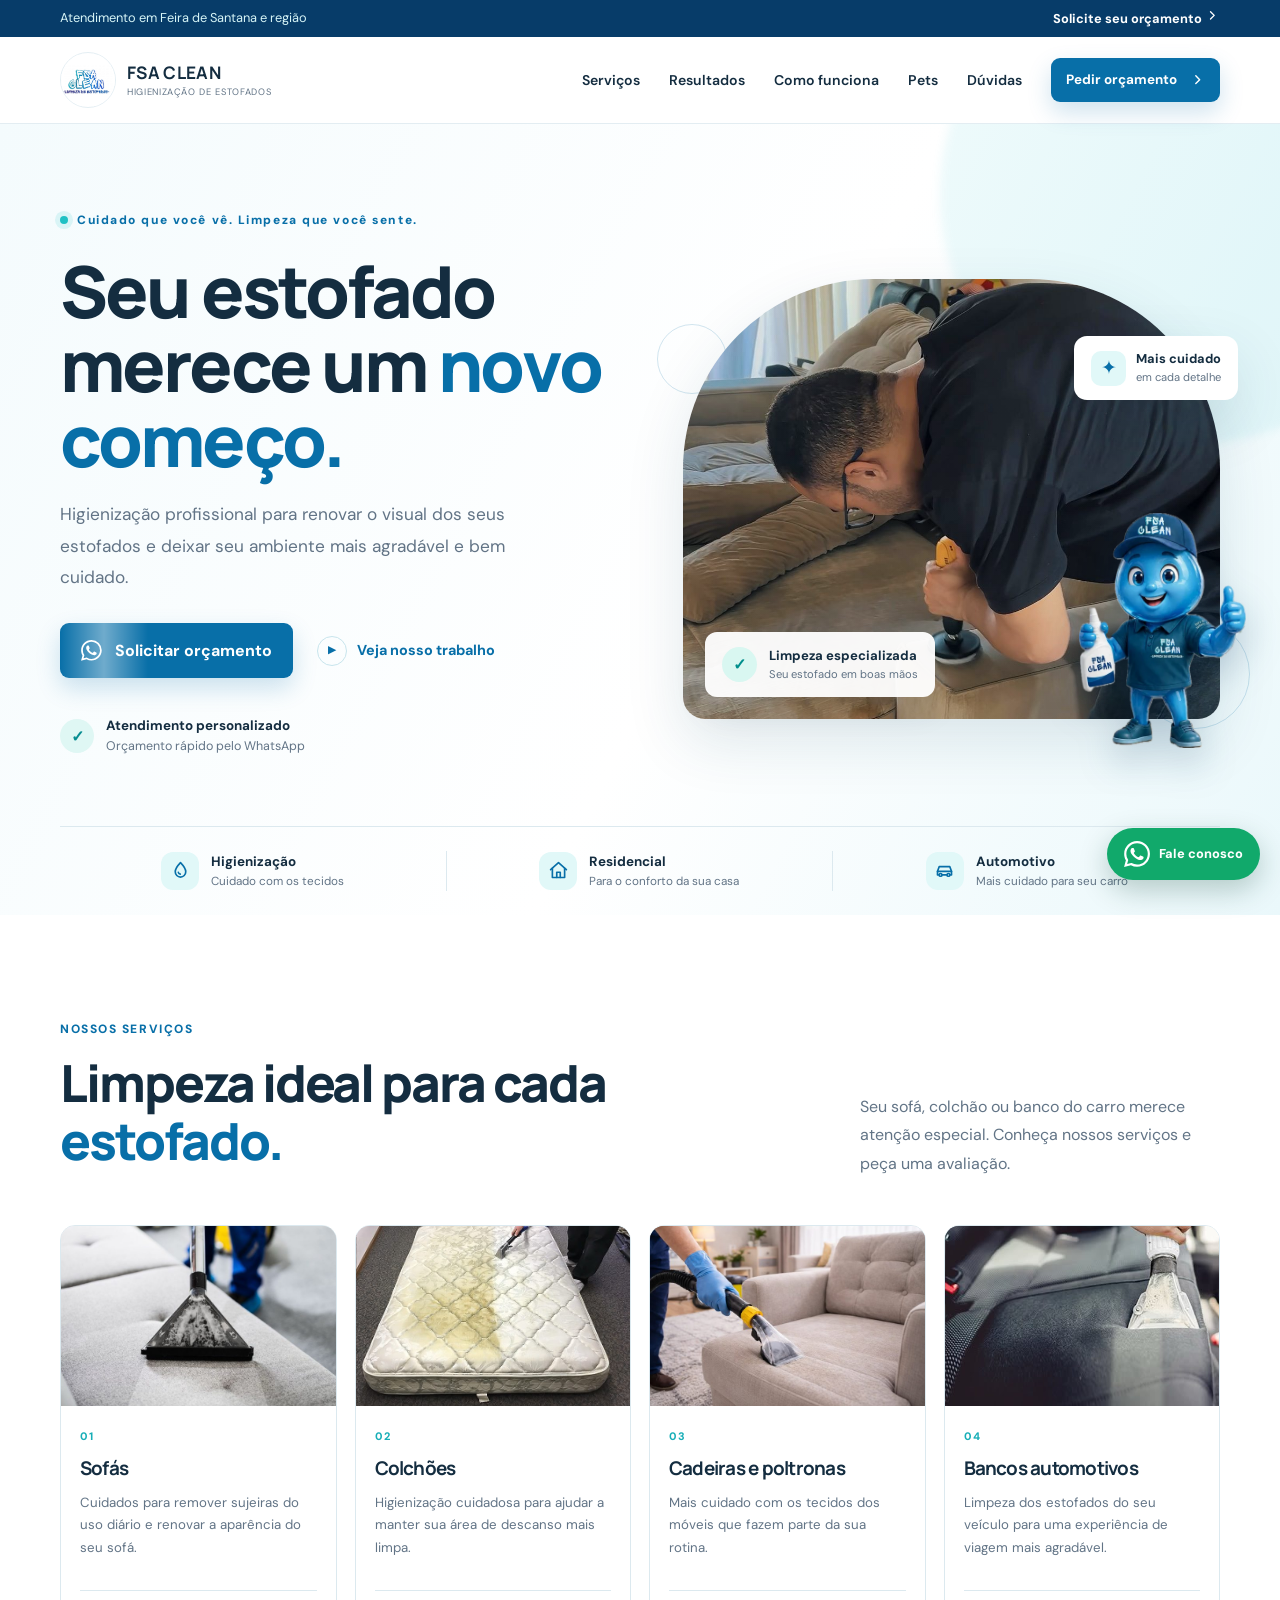
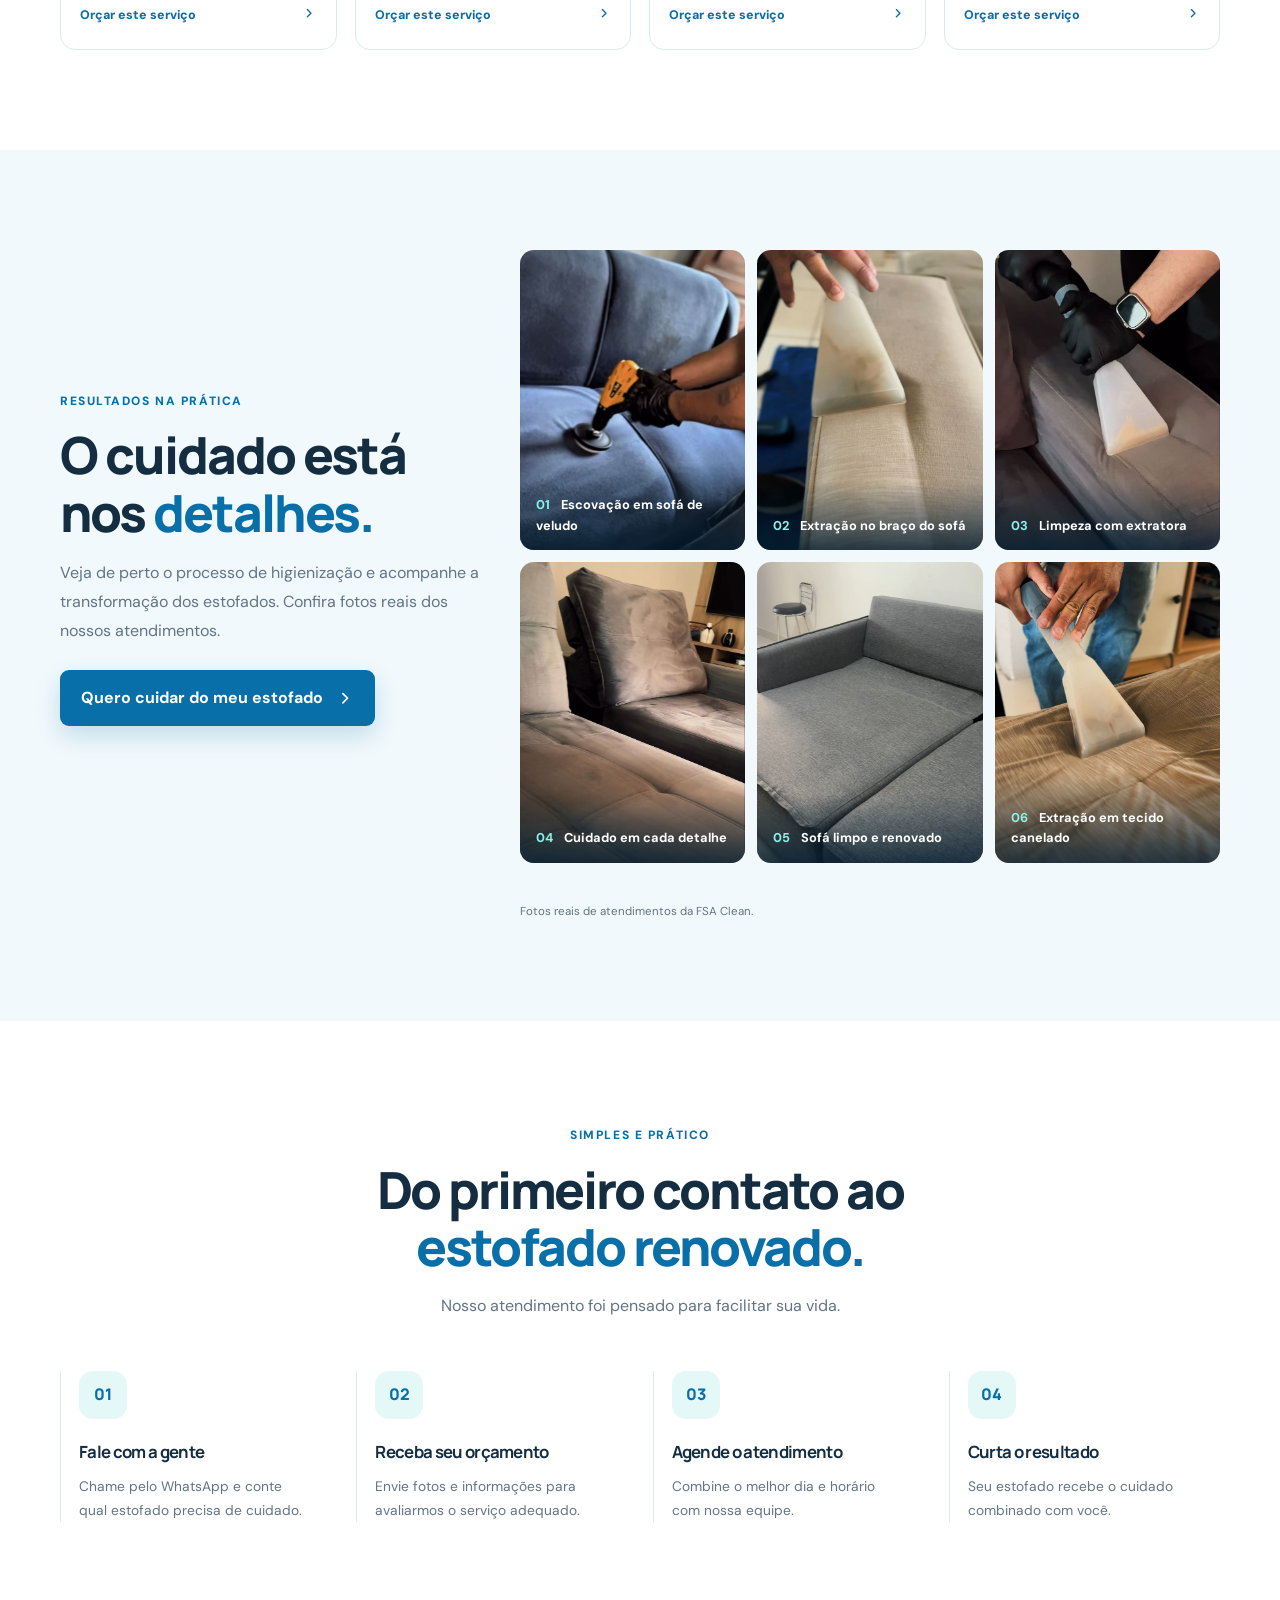
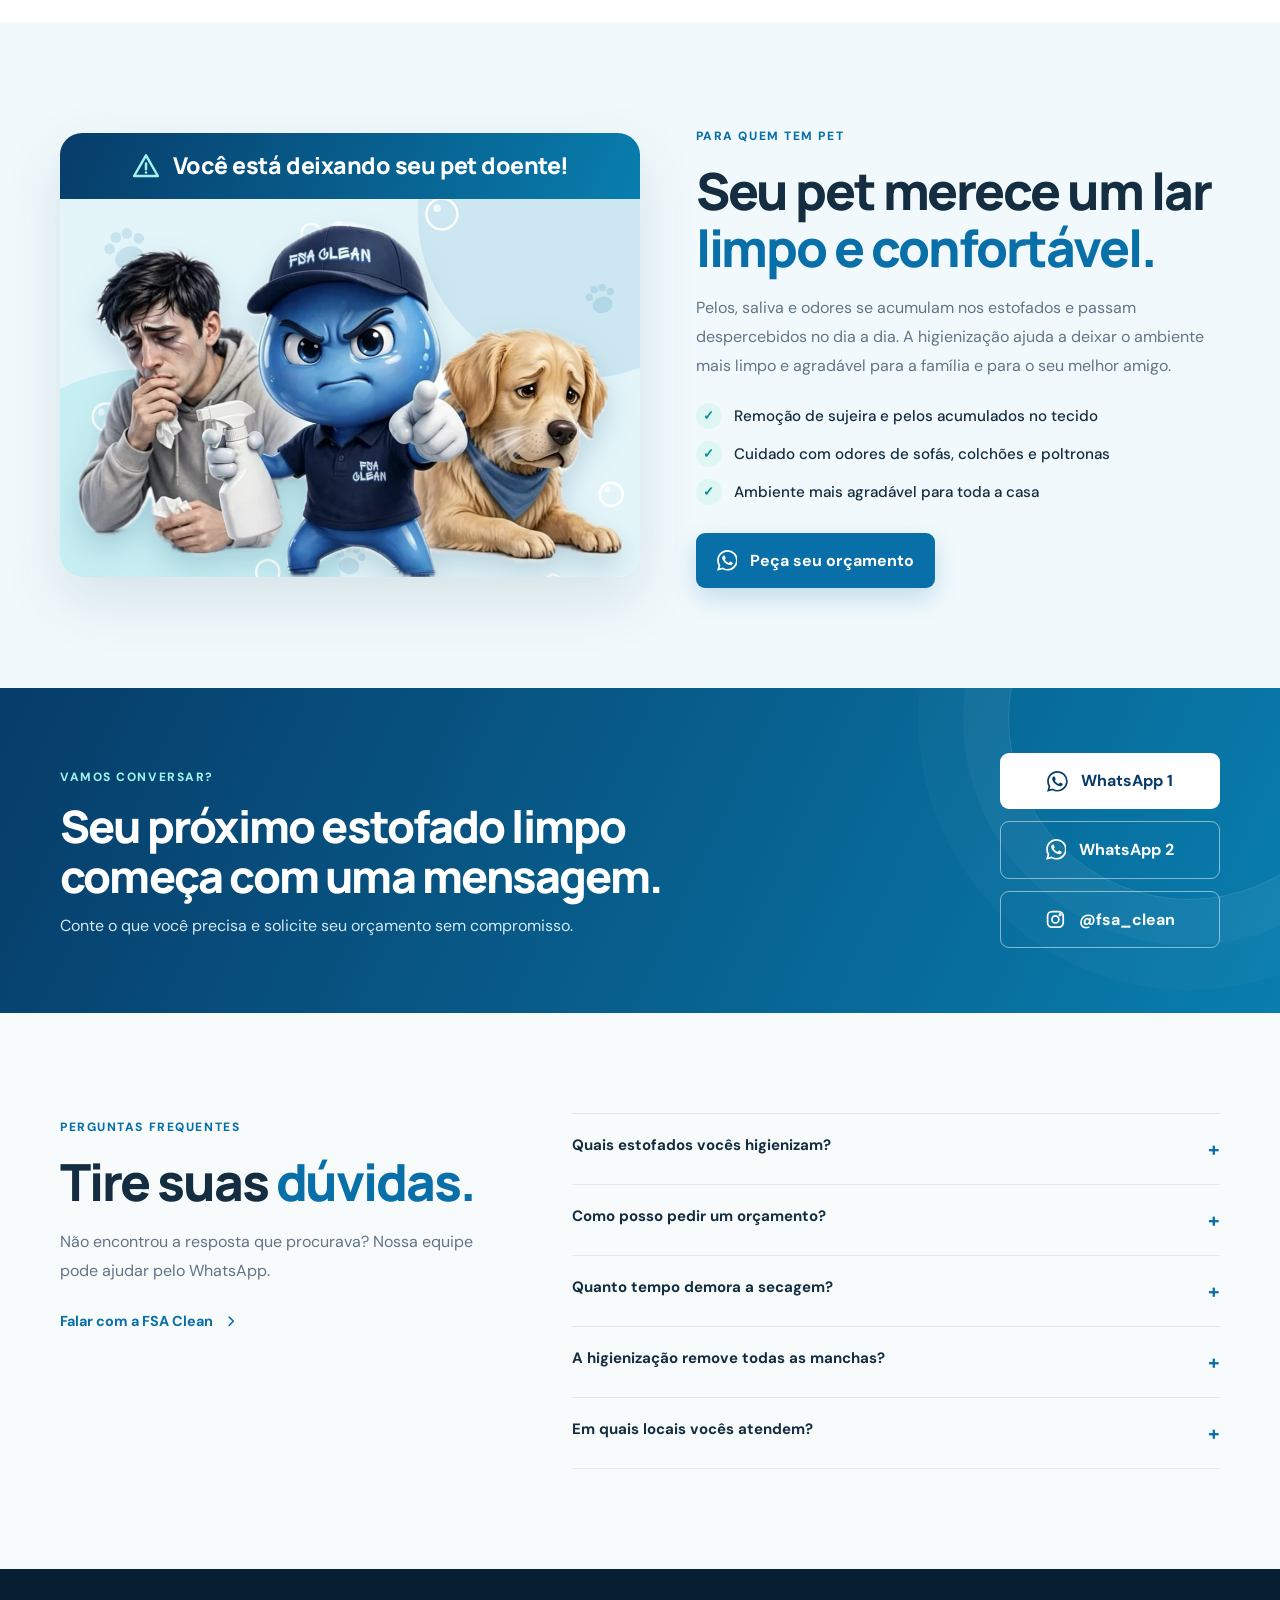
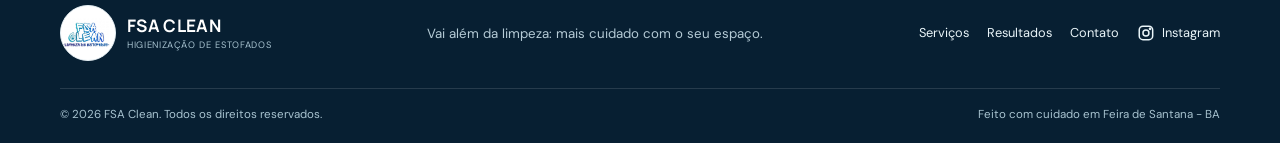
<file: index 3.html>
<!doctype html>
<html lang="pt-BR">
<head>
  <meta charset="utf-8">
  <meta name="viewport" content="width=device-width, initial-scale=1, viewport-fit=cover">
  <meta name="theme-color" content="#087eae">
  <meta name="description" content="FSA Clean: higienização e renovação de sofás, colchões, cadeiras, poltronas e bancos automotivos em Feira de Santana - BA. Peça seu orçamento pelo WhatsApp.">
  <title>FSA Clean | Higienização de Estofados</title>
  <link rel="preconnect" href="https://fonts.googleapis.com">
  <link rel="preconnect" href="https://fonts.gstatic.com" crossorigin>
  <link href="https://fonts.googleapis.com/css2?family=DM+Sans:wght@400;500;600;700&family=Manrope:wght@400;500;600;700;800&display=swap" rel="stylesheet">
  <link rel="stylesheet" href="styles.css">
</head>
<body>
  <div class="topline"><div class="container topline-inner"><span>Atendimento em Feira de Santana e região</span><a href="#contato">Solicite seu orçamento <svg class="chev" viewBox="0 0 24 24" aria-hidden="true"><path d="M9 6l6 6-6 6"/></svg></a></div></div>
  <header class="header">
    <div class="container nav-wrap">
      <a class="brand" href="#inicio" aria-label="FSA Clean - início">
        <img src="img-c76efee0.jpg" alt="Logo FSA Clean - Limpeza de Estofados">
        <span><strong>FSA CLEAN</strong><small>HIGIENIZAÇÃO DE ESTOFADOS</small></span>
      </a>
      <button class="menu-toggle" aria-label="Abrir menu" aria-expanded="false"><span></span><span></span><span></span></button>
      <nav class="nav" aria-label="Menu principal">
        <a href="#servicos">Serviços</a><a href="#resultados">Resultados</a><a href="#processo">Como funciona</a><a href="#pets">Pets</a><a href="#duvidas">Dúvidas</a>
        <a class="button button-small" href="#contato">Pedir orçamento <svg class="chev" viewBox="0 0 24 24" aria-hidden="true"><path d="M9 6l6 6-6 6"/></svg></a>
      </nav>
    </div>
  </header>

  <main>
    <section class="hero" id="inicio">
      <div class="hero-glow"></div>
      <div class="container hero-grid">
        <div class="hero-copy">
          <div class="eyebrow"><span class="eyebrow-dot"></span> Cuidado que você vê. Limpeza que você sente.</div>
          <h1>Seu estofado merece um <span>novo começo.</span></h1>
          <p class="hero-description">Higienização profissional para renovar o visual dos seus estofados e deixar seu ambiente mais agradável e bem cuidado.</p>
          <div class="hero-actions">
            <a class="button" href="https://wa.me/5575981516165?text=Ol%C3%A1%2C%20FSA%20Clean!%20Gostaria%20de%20solicitar%20um%20or%C3%A7amento." target="_blank" rel="noopener"><svg class="ico ico-wa" viewBox="0 0 24 24" aria-hidden="true"><path d="M17.472 14.382c-.297-.149-1.758-.867-2.03-.967-.273-.099-.471-.148-.67.15-.197.297-.767.966-.94 1.164-.173.199-.347.223-.644.075-.297-.15-1.255-.463-2.39-1.475-.883-.788-1.48-1.761-1.653-2.059-.173-.297-.018-.458.13-.606.134-.133.298-.347.446-.52.149-.174.198-.298.298-.497.099-.198.05-.371-.025-.52-.075-.149-.669-1.612-.916-2.207-.242-.579-.487-.5-.669-.51-.173-.008-.371-.01-.57-.01-.198 0-.52.074-.792.372-.272.297-1.04 1.016-1.04 2.479 0 1.462 1.065 2.875 1.213 3.074.149.198 2.096 3.2 5.077 4.487.709.306 1.262.489 1.694.625.712.227 1.36.195 1.871.118.571-.085 1.758-.719 2.006-1.413.248-.694.248-1.289.173-1.413-.074-.124-.272-.198-.57-.347m-5.421 7.403h-.004a9.87 9.87 0 01-5.031-1.378l-.361-.214-3.741.982.998-3.648-.235-.374a9.86 9.86 0 01-1.51-5.26c.001-5.45 4.436-9.884 9.888-9.884 2.64 0 5.122 1.03 6.988 2.898a9.825 9.825 0 012.893 6.994c-.003 5.45-4.437 9.884-9.885 9.884m8.413-18.297A11.815 11.815 0 0012.05 0C5.495 0 .16 5.335.157 11.892c0 2.096.547 4.142 1.588 5.945L.057 24l6.305-1.654a11.882 11.882 0 005.683 1.448h.005c6.554 0 11.89-5.335 11.893-11.893a11.821 11.821 0 00-3.48-8.413Z"/></svg> Solicitar orçamento</a>
            <a class="text-link" href="#resultados"><span class="play-icon">▶</span> Veja nosso trabalho</a>
          </div>
          <div class="hero-proof"><div class="proof-icon">✓</div><p><strong>Atendimento personalizado</strong><br><span>Orçamento rápido pelo WhatsApp</span></p></div>
        </div>
        <div class="hero-visual">
          <div class="hero-image" role="img" aria-label="Profissional realizando higienização de sofá">
            <div class="image-label"><span class="label-check">✓</span><span><strong>Limpeza especializada</strong><small>Seu estofado em boas mãos</small></span></div>
          </div>
          <div class="floating-card"><span class="floating-symbol">✦</span><span><strong>Mais cuidado</strong><small>em cada detalhe</small></span></div>
          <img class="mascot" src="img-e8e8df7c.webp" alt="Mascote da FSA Clean fazendo joinha"><div class="decor-ring ring-one"></div><div class="decor-ring ring-two"></div>
        </div>
      </div>
      <div class="container trust-strip"><div><span class="trust-icon"><svg viewBox="0 0 24 24" aria-hidden="true"><path d="M12 3s6 6.2 6 10.5A6 6 0 0 1 6 13.5C6 9.2 12 3 12 3z"/><path d="M9.5 14a2.6 2.6 0 0 0 2.2 2.2"/></svg></span><span><strong>Higienização</strong><small>Cuidado com os tecidos</small></span></div><div><span class="trust-icon"><svg viewBox="0 0 24 24" aria-hidden="true"><path d="M3 11l9-8 9 8"/><path d="M5 9.5V20h14V9.5"/><path d="M10 20v-6h4v6"/></svg></span><span><strong>Residencial</strong><small>Para o conforto da sua casa</small></span></div><div><span class="trust-icon"><svg viewBox="0 0 24 24" aria-hidden="true"><path d="M5 17H4v-4l2-5.5h12l2 5.5v4h-1"/><path d="M4 13h16"/><circle cx="7.5" cy="17" r="1.6"/><circle cx="16.5" cy="17" r="1.6"/><path d="M9.1 17h5.8"/></svg></span><span><strong>Automotivo</strong><small>Mais cuidado para seu carro</small></span></div></div>
    </section>

    <section class="section services-section" id="servicos">
      <div class="container">
        <div class="section-heading"><div><span class="eyebrow">NOSSOS SERVIÇOS</span><h2>Limpeza ideal para cada <span>estofado.</span></h2></div><p>Seu sofá, colchão ou banco do carro merece atenção especial. Conheça nossos serviços e peça uma avaliação.</p></div>
        <div class="services-grid">
          <article class="service-card"><div class="service-photo sofa-photo"></div><div class="service-content"><div class="service-number">01</div><h3>Sofás</h3><p>Cuidados para remover sujeiras do uso diário e renovar a aparência do seu sofá.</p><a href="https://wa.me/5575981516165?text=Ol%C3%A1%2C%20quero%20um%20or%C3%A7amento%20para%20higieniza%C3%A7%C3%A3o%20de%20sof%C3%A1." target="_blank" rel="noopener">Orçar este serviço <svg class="chev" viewBox="0 0 24 24" aria-hidden="true"><path d="M9 6l6 6-6 6"/></svg></a></div></article>
          <article class="service-card"><div class="service-photo mattress-photo"></div><div class="service-content"><div class="service-number">02</div><h3>Colchões</h3><p>Higienização cuidadosa para ajudar a manter sua área de descanso mais limpa.</p><a href="https://wa.me/5575981516165?text=Ol%C3%A1%2C%20quero%20um%20or%C3%A7amento%20para%20higieniza%C3%A7%C3%A3o%20de%20colch%C3%A3o." target="_blank" rel="noopener">Orçar este serviço <svg class="chev" viewBox="0 0 24 24" aria-hidden="true"><path d="M9 6l6 6-6 6"/></svg></a></div></article>
          <article class="service-card"><div class="service-photo chair-photo"></div><div class="service-content"><div class="service-number">03</div><h3>Cadeiras e poltronas</h3><p>Mais cuidado com os tecidos dos móveis que fazem parte da sua rotina.</p><a href="https://wa.me/5575981516165?text=Ol%C3%A1%2C%20quero%20um%20or%C3%A7amento%20para%20cadeiras%20ou%20poltronas." target="_blank" rel="noopener">Orçar este serviço <svg class="chev" viewBox="0 0 24 24" aria-hidden="true"><path d="M9 6l6 6-6 6"/></svg></a></div></article>
          <article class="service-card"><div class="service-photo car-photo"></div><div class="service-content"><div class="service-number">04</div><h3>Bancos automotivos</h3><p>Limpeza dos estofados do seu veículo para uma experiência de viagem mais agradável.</p><a href="https://wa.me/5575981516165?text=Ol%C3%A1%2C%20quero%20um%20or%C3%A7amento%20para%20higieniza%C3%A7%C3%A3o%20de%20bancos%20automotivos." target="_blank" rel="noopener">Orçar este serviço <svg class="chev" viewBox="0 0 24 24" aria-hidden="true"><path d="M9 6l6 6-6 6"/></svg></a></div></article>
        </div>
      </div>
    </section>

    <section class="results-section section" id="resultados">
      <div class="container results-grid">
        <div class="results-copy"><span class="eyebrow">RESULTADOS NA PRÁTICA</span><h2>O cuidado está nos <span>detalhes.</span></h2><p>Veja de perto o processo de higienização e acompanhe a transformação dos estofados. Confira fotos reais dos nossos atendimentos.</p><a class="button" href="https://wa.me/5575981516165?text=Ol%C3%A1%2C%20FSA%20Clean!%20Quero%20saber%20mais%20sobre%20os%20servi%C3%A7os." target="_blank" rel="noopener">Quero cuidar do meu estofado <svg class="chev" viewBox="0 0 24 24" aria-hidden="true"><path d="M9 6l6 6-6 6"/></svg></a></div>
        <div class="gallery"><figure><img src="img-e217e3b4.jpg" alt="Escovação em sofá de veludo - FSA Clean" loading="lazy"><figcaption><span>01</span> Escovação em sofá de veludo</figcaption></figure><figure><img src="img-620844cd.jpg" alt="Extração no braço do sofá - FSA Clean" loading="lazy"><figcaption><span>02</span> Extração no braço do sofá</figcaption></figure><figure><img src="img-41e6319b.jpg" alt="Limpeza com extratora - FSA Clean" loading="lazy"><figcaption><span>03</span> Limpeza com extratora</figcaption></figure><figure><img src="img-ffafbf44.jpg" alt="Cuidado em cada detalhe - FSA Clean" loading="lazy"><figcaption><span>04</span> Cuidado em cada detalhe</figcaption></figure><figure><img src="img-f1f1bda4.jpg" alt="Sofá limpo e renovado - FSA Clean" loading="lazy"><figcaption><span>05</span> Sofá limpo e renovado</figcaption></figure><figure><img src="img-f8a931a0.jpg" alt="Extração em tecido canelado - FSA Clean" loading="lazy"><figcaption><span>06</span> Extração em tecido canelado</figcaption></figure></div>
        <p class="gallery-note">Fotos reais de atendimentos da FSA Clean.</p>
      </div>
    </section>

    <section class="section process-section" id="processo">
      <div class="container"><div class="center-heading"><span class="eyebrow">SIMPLES E PRÁTICO</span><h2>Do primeiro contato ao <span>estofado renovado.</span></h2><p>Nosso atendimento foi pensado para facilitar sua vida.</p></div>
        <div class="process-grid"><article><div class="step-icon">01</div><h3>Fale com a gente</h3><p>Chame pelo WhatsApp e conte qual estofado precisa de cuidado.</p></article><article><div class="step-icon">02</div><h3>Receba seu orçamento</h3><p>Envie fotos e informações para avaliarmos o serviço adequado.</p></article><article><div class="step-icon">03</div><h3>Agende o atendimento</h3><p>Combine o melhor dia e horário com nossa equipe.</p></article><article><div class="step-icon">04</div><h3>Curta o resultado</h3><p>Seu estofado recebe o cuidado combinado com você.</p></article></div>
      </div>
    </section>

    <section class="section pets-section" id="pets"><div class="container pets-grid"><div class="pets-photo"><div class="pets-slogan"><svg viewBox="0 0 24 24" aria-hidden="true"><path d="M12 3.5l9.5 16.5h-19z"/><path d="M12 10v4.5"/><path d="M12 17.2h.01"/></svg><span>Você está deixando seu pet doente!</span></div><div class="pets-stage"><img src="img-a5a379e4.webp" alt="Mascote da FSA Clean protegendo uma pessoa com alergia e um cachorro" loading="lazy"></div></div><div><span class="eyebrow">PARA QUEM TEM PET</span><h2>Seu pet merece um lar <span>limpo e confortável.</span></h2><p>Pelos, saliva e odores se acumulam nos estofados e passam despercebidos no dia a dia. A higienização ajuda a deixar o ambiente mais limpo e agradável para a família e para o seu melhor amigo.</p><ul class="pets-list"><li>Remoção de sujeira e pelos acumulados no tecido</li><li>Cuidado com odores de sofás, colchões e poltronas</li><li>Ambiente mais agradável para toda a casa</li></ul><a class="button" href="https://wa.me/5575981516165?text=Ol%C3%A1%2C%20FSA%20Clean!%20Tenho%20pet%20em%20casa%20e%20gostaria%20de%20um%20or%C3%A7amento." target="_blank" rel="noopener"><svg class="ico ico-wa" viewBox="0 0 24 24" aria-hidden="true"><path d="M17.472 14.382c-.297-.149-1.758-.867-2.03-.967-.273-.099-.471-.148-.67.15-.197.297-.767.966-.94 1.164-.173.199-.347.223-.644.075-.297-.15-1.255-.463-2.39-1.475-.883-.788-1.48-1.761-1.653-2.059-.173-.297-.018-.458.13-.606.134-.133.298-.347.446-.52.149-.174.198-.298.298-.497.099-.198.05-.371-.025-.52-.075-.149-.669-1.612-.916-2.207-.242-.579-.487-.5-.669-.51-.173-.008-.371-.01-.57-.01-.198 0-.52.074-.792.372-.272.297-1.04 1.016-1.04 2.479 0 1.462 1.065 2.875 1.213 3.074.149.198 2.096 3.2 5.077 4.487.709.306 1.262.489 1.694.625.712.227 1.36.195 1.871.118.571-.085 1.758-.719 2.006-1.413.248-.694.248-1.289.173-1.413-.074-.124-.272-.198-.57-.347m-5.421 7.403h-.004a9.87 9.87 0 01-5.031-1.378l-.361-.214-3.741.982.998-3.648-.235-.374a9.86 9.86 0 01-1.51-5.26c.001-5.45 4.436-9.884 9.888-9.884 2.64 0 5.122 1.03 6.988 2.898a9.825 9.825 0 012.893 6.994c-.003 5.45-4.437 9.884-9.885 9.884m8.413-18.297A11.815 11.815 0 0012.05 0C5.495 0 .16 5.335.157 11.892c0 2.096.547 4.142 1.588 5.945L.057 24l6.305-1.654a11.882 11.882 0 005.683 1.448h.005c6.554 0 11.89-5.335 11.893-11.893a11.821 11.821 0 00-3.48-8.413Z"/></svg> Peça seu orçamento</a></div></div></section>
    <section class="cta-section" id="contato"><div class="container cta-inner"><div><span class="eyebrow eyebrow-light">VAMOS CONVERSAR?</span><h2>Seu próximo estofado limpo começa com uma mensagem.</h2><p>Conte o que você precisa e solicite seu orçamento sem compromisso.</p></div><div class="cta-buttons"><a class="button button-white" href="https://wa.me/5575981516165?text=Ol%C3%A1%2C%20FSA%20Clean!%20Gostaria%20de%20um%20or%C3%A7amento." target="_blank" rel="noopener"><svg class="ico ico-wa" viewBox="0 0 24 24" aria-hidden="true"><path d="M17.472 14.382c-.297-.149-1.758-.867-2.03-.967-.273-.099-.471-.148-.67.15-.197.297-.767.966-.94 1.164-.173.199-.347.223-.644.075-.297-.15-1.255-.463-2.39-1.475-.883-.788-1.48-1.761-1.653-2.059-.173-.297-.018-.458.13-.606.134-.133.298-.347.446-.52.149-.174.198-.298.298-.497.099-.198.05-.371-.025-.52-.075-.149-.669-1.612-.916-2.207-.242-.579-.487-.5-.669-.51-.173-.008-.371-.01-.57-.01-.198 0-.52.074-.792.372-.272.297-1.04 1.016-1.04 2.479 0 1.462 1.065 2.875 1.213 3.074.149.198 2.096 3.2 5.077 4.487.709.306 1.262.489 1.694.625.712.227 1.36.195 1.871.118.571-.085 1.758-.719 2.006-1.413.248-.694.248-1.289.173-1.413-.074-.124-.272-.198-.57-.347m-5.421 7.403h-.004a9.87 9.87 0 01-5.031-1.378l-.361-.214-3.741.982.998-3.648-.235-.374a9.86 9.86 0 01-1.51-5.26c.001-5.45 4.436-9.884 9.888-9.884 2.64 0 5.122 1.03 6.988 2.898a9.825 9.825 0 012.893 6.994c-.003 5.45-4.437 9.884-9.885 9.884m8.413-18.297A11.815 11.815 0 0012.05 0C5.495 0 .16 5.335.157 11.892c0 2.096.547 4.142 1.588 5.945L.057 24l6.305-1.654a11.882 11.882 0 005.683 1.448h.005c6.554 0 11.89-5.335 11.893-11.893a11.821 11.821 0 00-3.48-8.413Z"/></svg> WhatsApp 1</a><a class="button button-outline" href="https://wa.me/5575992550004?text=Ol%C3%A1%2C%20FSA%20Clean!%20Gostaria%20de%20um%20or%C3%A7amento." target="_blank" rel="noopener"><svg class="ico ico-wa" viewBox="0 0 24 24" aria-hidden="true"><path d="M17.472 14.382c-.297-.149-1.758-.867-2.03-.967-.273-.099-.471-.148-.67.15-.197.297-.767.966-.94 1.164-.173.199-.347.223-.644.075-.297-.15-1.255-.463-2.39-1.475-.883-.788-1.48-1.761-1.653-2.059-.173-.297-.018-.458.13-.606.134-.133.298-.347.446-.52.149-.174.198-.298.298-.497.099-.198.05-.371-.025-.52-.075-.149-.669-1.612-.916-2.207-.242-.579-.487-.5-.669-.51-.173-.008-.371-.01-.57-.01-.198 0-.52.074-.792.372-.272.297-1.04 1.016-1.04 2.479 0 1.462 1.065 2.875 1.213 3.074.149.198 2.096 3.2 5.077 4.487.709.306 1.262.489 1.694.625.712.227 1.36.195 1.871.118.571-.085 1.758-.719 2.006-1.413.248-.694.248-1.289.173-1.413-.074-.124-.272-.198-.57-.347m-5.421 7.403h-.004a9.87 9.87 0 01-5.031-1.378l-.361-.214-3.741.982.998-3.648-.235-.374a9.86 9.86 0 01-1.51-5.26c.001-5.45 4.436-9.884 9.888-9.884 2.64 0 5.122 1.03 6.988 2.898a9.825 9.825 0 012.893 6.994c-.003 5.45-4.437 9.884-9.885 9.884m8.413-18.297A11.815 11.815 0 0012.05 0C5.495 0 .16 5.335.157 11.892c0 2.096.547 4.142 1.588 5.945L.057 24l6.305-1.654a11.882 11.882 0 005.683 1.448h.005c6.554 0 11.89-5.335 11.893-11.893a11.821 11.821 0 00-3.48-8.413Z"/></svg> WhatsApp 2</a><a class="button button-outline" href="https://instagram.com/fsa_clean" target="_blank" rel="noopener"><svg class="ico" viewBox="0 0 24 24" fill="none" stroke="currentColor" stroke-width="2" stroke-linecap="round" stroke-linejoin="round" aria-hidden="true"><rect x="3" y="3" width="18" height="18" rx="5"/><circle cx="12" cy="12" r="4"/><circle cx="17.5" cy="6.5" r=".8" fill="currentColor"/></svg> @fsa_clean</a></div></div></section>

    <section class="section faq-section" id="duvidas"><div class="container faq-layout"><div><span class="eyebrow">PERGUNTAS FREQUENTES</span><h2>Tire suas <span>dúvidas.</span></h2><p>Não encontrou a resposta que procurava? Nossa equipe pode ajudar pelo WhatsApp.</p><a class="text-link faq-contact" href="https://wa.me/5575981516165?text=Ol%C3%A1%2C%20tenho%20uma%20d%C3%BAvida%20sobre%20a%20higieniza%C3%A7%C3%A3o." target="_blank" rel="noopener">Falar com a FSA Clean <svg class="chev" viewBox="0 0 24 24" aria-hidden="true"><path d="M9 6l6 6-6 6"/></svg></a></div>
      <div class="faq-list">
        <details><summary>Quais estofados vocês higienizam?<span>+</span></summary><p>Atendemos higienização de sofás, colchões, cadeiras, poltronas e bancos automotivos.</p></details>
        <details><summary>Como posso pedir um orçamento?<span>+</span></summary><p>Entre em contato pelo WhatsApp e, se possível, envie fotos do estofado e informe sua região. Assim podemos entender melhor o que você precisa.</p></details>
        <details><summary>Quanto tempo demora a secagem?<span>+</span></summary><p>O tempo varia conforme o tecido, a ventilação, a umidade e o tipo de serviço. Consulte nossa equipe para orientações adequadas ao seu caso.</p></details>
        <details><summary>A higienização remove todas as manchas?<span>+</span></summary><p>O resultado depende do tipo de mancha, do tecido e do tempo em que ela está no estofado. A remoção total não pode ser garantida em todos os casos.</p></details>
        <details><summary>Em quais locais vocês atendem?<span>+</span></summary><p>Nosso atendimento é em Feira de Santana - BA. Consulte pelo WhatsApp a disponibilidade para sua região.</p></details>
      </div>
    </div></section>
  </main>

  <footer class="footer"><div class="container footer-main"><a class="brand footer-brand" href="#inicio"><img src="img-c76efee0.jpg" alt=""><span><strong>FSA CLEAN</strong><small>HIGIENIZAÇÃO DE ESTOFADOS</small></span></a><p>Vai além da limpeza: mais cuidado com o seu espaço.</p><div class="footer-links"><a href="#servicos">Serviços</a><a href="#resultados">Resultados</a><a href="#contato">Contato</a><a href="https://instagram.com/fsa_clean" target="_blank" rel="noopener"><svg class="ico" viewBox="0 0 24 24" fill="none" stroke="currentColor" stroke-width="2" stroke-linecap="round" stroke-linejoin="round" aria-hidden="true"><rect x="3" y="3" width="18" height="18" rx="5"/><circle cx="12" cy="12" r="4"/><circle cx="17.5" cy="6.5" r=".8" fill="currentColor"/></svg> Instagram</a></div></div><div class="container footer-bottom"><span>© <span id="year"></span> FSA Clean. Todos os direitos reservados.</span><span>Feito com cuidado em Feira de Santana - BA</span></div></footer>
  <a class="floating-whatsapp" href="https://wa.me/5575981516165?text=Ol%C3%A1%2C%20FSA%20Clean!%20Gostaria%20de%20um%20or%C3%A7amento." target="_blank" rel="noopener" aria-label="Fale com a FSA Clean pelo WhatsApp"><svg class="ico ico-wa" viewBox="0 0 24 24" aria-hidden="true"><path d="M17.472 14.382c-.297-.149-1.758-.867-2.03-.967-.273-.099-.471-.148-.67.15-.197.297-.767.966-.94 1.164-.173.199-.347.223-.644.075-.297-.15-1.255-.463-2.39-1.475-.883-.788-1.48-1.761-1.653-2.059-.173-.297-.018-.458.13-.606.134-.133.298-.347.446-.52.149-.174.198-.298.298-.497.099-.198.05-.371-.025-.52-.075-.149-.669-1.612-.916-2.207-.242-.579-.487-.5-.669-.51-.173-.008-.371-.01-.57-.01-.198 0-.52.074-.792.372-.272.297-1.04 1.016-1.04 2.479 0 1.462 1.065 2.875 1.213 3.074.149.198 2.096 3.2 5.077 4.487.709.306 1.262.489 1.694.625.712.227 1.36.195 1.871.118.571-.085 1.758-.719 2.006-1.413.248-.694.248-1.289.173-1.413-.074-.124-.272-.198-.57-.347m-5.421 7.403h-.004a9.87 9.87 0 01-5.031-1.378l-.361-.214-3.741.982.998-3.648-.235-.374a9.86 9.86 0 01-1.51-5.26c.001-5.45 4.436-9.884 9.888-9.884 2.64 0 5.122 1.03 6.988 2.898a9.825 9.825 0 012.893 6.994c-.003 5.45-4.437 9.884-9.885 9.884m8.413-18.297A11.815 11.815 0 0012.05 0C5.495 0 .16 5.335.157 11.892c0 2.096.547 4.142 1.588 5.945L.057 24l6.305-1.654a11.882 11.882 0 005.683 1.448h.005c6.554 0 11.89-5.335 11.893-11.893a11.821 11.821 0 00-3.48-8.413Z"/></svg><span>Fale conosco</span></a>
  <script src="script.js" defer></script>
</body>
</html>
</file>
<file: styles.css>
:root{--blue:#086fa8;--blue-deep:#073c69;--turq:#20c0c4;--ink:#142d40;--muted:#627486;--pale:#f1f9fc;--white:#fff;--line:#dce9ef;--shadow:0 22px 60px rgba(14,67,94,.12)}*{box-sizing:border-box}html{scroll-behavior:smooth;scroll-padding-top:90px}body{margin:0;font-family:"DM Sans",sans-serif;color:var(--ink);background:#fff;line-height:1.6}h1,h2,h3,p{margin-top:0}h1,h2,h3,.brand strong{font-family:Manrope,sans-serif;letter-spacing:-.04em}h1{font-size:clamp(2.8rem,5.6vw,5.25rem);line-height:1.04;font-weight:800;margin:22px 0}h2{font-size:clamp(2.1rem,4vw,3.5rem);line-height:1.12;margin:14px 0 18px;font-weight:800}h1 span,h2 span{color:var(--blue)}p{color:var(--muted)}a{color:inherit;text-decoration:none}.container{width:min(1160px,calc(100% - 44px));margin-inline:auto}.topline{background:var(--blue-deep);color:#d7f5f7;font-size:.8rem}.topline-inner{display:flex;justify-content:space-between;padding:8px 0;gap:20px}.topline a{color:#fff;font-weight:700}.header{position:sticky;top:0;z-index:20;background:rgba(255,255,255,.94);backdrop-filter:blur(16px);border-bottom:1px solid rgba(220,233,239,.8)}.nav-wrap{height:86px;display:flex;align-items:center;justify-content:space-between;gap:25px}.brand{display:flex;align-items:center;gap:11px;min-width:210px}.brand img{width:56px;height:56px;object-fit:contain;border-radius:50%;border:1px solid #e4eef3}.brand span{display:flex;flex-direction:column;line-height:1.25}.brand strong{font-size:1.08rem;letter-spacing:.02em}.brand small{font-size:.58rem;letter-spacing:.07em;color:var(--muted);margin-top:4px}.nav{display:flex;align-items:center;gap:29px;font-size:.88rem;font-weight:600}.nav>a:not(.button):hover,.footer-links a:hover{color:var(--blue)}.button{display:inline-flex;align-items:center;justify-content:center;gap:13px;border:0;border-radius:9px;background:var(--blue);color:#fff;font-weight:700;padding:15px 21px;box-shadow:0 10px 24px rgba(8,111,168,.2);transition:transform .2s,background .2s}.button:hover{background:var(--blue-deep);transform:translateY(-2px)}.button-small{padding:11px 15px;font-size:.84rem}.button span{font-size:1.1rem}.menu-toggle{display:none;background:none;border:0;padding:8px}.menu-toggle span{display:block;width:24px;height:2px;background:var(--ink);margin:5px}.hero{position:relative;overflow:hidden;background:linear-gradient(118deg,#f4fbfd 0%,#fff 56%,#eaf8fb 100%);padding:72px 0 0}.hero-glow{position:absolute;width:500px;height:500px;border-radius:50%;background:rgba(32,192,196,.08);filter:blur(5px);right:-160px;top:-180px}.hero-grid{display:grid;grid-template-columns:1.02fr .98fr;gap:65px;align-items:center;position:relative}.hero-copy{padding:10px 0 45px}.eyebrow{font-size:.75rem;font-weight:800;letter-spacing:.13em;color:var(--blue);display:inline-flex;align-items:center;gap:9px}.eyebrow-dot{width:8px;height:8px;border-radius:50%;background:var(--turq);box-shadow:0 0 0 5px rgba(32,192,196,.13)}.hero-description{font-size:1.08rem;max-width:500px;line-height:1.8}.hero-actions{display:flex;align-items:center;gap:24px;flex-wrap:wrap;margin-top:30px}.text-link{font-size:.9rem;font-weight:700;color:var(--blue);display:inline-flex;align-items:center;gap:10px}.play-icon{width:30px;height:30px;display:grid;place-items:center;border:1px solid #c8e5ed;border-radius:50%;font-size:.65rem}.hero-proof{display:flex;gap:12px;align-items:center;margin-top:38px}.proof-icon{width:34px;height:34px;display:grid;place-items:center;background:#dff7f4;color:#078d91;border-radius:50%;font-weight:800}.hero-proof p{margin:0;font-size:.84rem;line-height:1.5}.hero-proof strong{color:var(--ink)}.hero-proof p span{font-size:.78rem}.hero-visual{position:relative;min-height:490px;display:flex;align-items:center;justify-content:center}.hero-image{width:100%;height:440px;border-radius:190px 190px 22px 22px;background:linear-gradient(0deg,rgba(4,36,58,.12),transparent),url("img-ec505017.jpg") center 30%/cover;position:relative;box-shadow:var(--shadow);z-index:1}.image-label{position:absolute;bottom:22px;left:22px;display:flex;gap:12px;align-items:center;padding:13px 17px;background:rgba(255,255,255,.95);border-radius:12px;box-shadow:0 12px 32px #163f511a}.label-check{display:grid;place-items:center;background:#d9f7f1;color:#008f8c;border-radius:50%;width:35px;height:35px;font-weight:800}.image-label strong,.image-label small{display:block}.image-label strong{font-size:.82rem}.image-label small{font-size:.7rem;color:var(--muted)}.floating-card{position:absolute;right:-18px;top:82px;z-index:2;display:flex;gap:10px;align-items:center;padding:13px 17px;border-radius:13px;background:#fff;box-shadow:var(--shadow)}.floating-symbol{display:grid;place-items:center;width:35px;height:35px;border-radius:10px;background:#e1f8f8;color:var(--blue);font-size:1.2rem}.floating-card strong,.floating-card small{display:block}.floating-card strong{font-size:.8rem}.floating-card small{font-size:.7rem;color:var(--muted)}.decor-ring{position:absolute;border:1px solid rgba(8,111,168,.18);border-radius:50%;z-index:0}.ring-one{width:110px;height:110px;right:-30px;bottom:15px}.ring-two{width:70px;height:70px;left:-26px;top:70px}.trust-strip{display:grid;grid-template-columns:repeat(3,1fr);border-top:1px solid var(--line);margin-top:24px;padding:24px 0;position:relative}.trust-strip>div{display:flex;gap:12px;align-items:center;justify-content:center;border-right:1px solid var(--line)}.trust-strip>div:last-child{border:0}.trust-icon{width:38px;height:38px;border-radius:12px;background:#e1f8f8;color:var(--blue);display:grid;place-items:center;font-size:1.2rem}.trust-strip strong,.trust-strip small{display:block}.trust-strip strong{font-size:.84rem}.trust-strip small{font-size:.73rem;color:var(--muted)}.section{padding:100px 0}.section-heading{display:flex;justify-content:space-between;align-items:end;gap:50px;margin-bottom:38px}.section-heading>div{max-width:590px}.section-heading>p{max-width:360px;margin-bottom:8px;line-height:1.8}.services-section{background:#fff}.services-grid{display:grid;grid-template-columns:repeat(4,1fr);gap:18px}.service-card{border:1px solid var(--line);border-radius:15px;overflow:hidden;background:#fff;transition:transform .25s,box-shadow .25s}.service-card:hover{transform:translateY(-5px);box-shadow:var(--shadow)}.service-photo{height:180px;background-size:cover;background-position:center}.sofa-photo{background-image:url("img-a2870b22.jpg")}.mattress-photo{background-image:url("img-964de09b.jpg")}.chair-photo{background-image:url("img-e0991ec8.jpg")}.car-photo{background-image:url("img-08df87e0.jpg")}.service-content{padding:22px 19px 23px;position:relative}.service-number{font-size:.68rem;letter-spacing:.12em;font-weight:800;color:#17aeb7}.service-content h3{font-size:1.18rem;margin:8px 0}.service-content p{font-size:.83rem;line-height:1.7;min-height:85px}.service-content>a{font-size:.78rem;font-weight:800;color:var(--blue);display:flex;justify-content:space-between;border-top:1px solid var(--line);padding-top:15px}.results-section{background:var(--pale)}.results-grid{display:grid;grid-template-columns:.75fr 1.25fr;gap:40px;align-items:center}.results-copy p{line-height:1.8;margin-bottom:25px}.gallery{display:grid;grid-template-columns:repeat(3,1fr);gap:12px}.gallery figure{aspect-ratio:3/4}.gallery figure{position:relative;margin:0;border-radius:14px;overflow:hidden;min-width:0}.gallery-large{grid-row:span 2}.gallery img{width:100%;height:100%;object-fit:cover;display:block;transition:transform .4s}.gallery figure:hover img{transform:scale(1.04)}.gallery figcaption{position:absolute;bottom:0;left:0;right:0;color:#fff;padding:35px 16px 14px;background:linear-gradient(transparent,rgba(3,29,48,.8));font-size:.8rem;font-weight:700}.gallery figcaption span{color:#8df2e8;margin-right:8px}.gallery-note{grid-column:2;font-size:.72rem;margin:0}.center-heading{text-align:center;max-width:700px;margin:0 auto 52px}.center-heading p{margin-bottom:0}.process-section{background:#fff}.process-grid{display:grid;grid-template-columns:repeat(4,1fr);gap:25px}.process-grid article{padding:0 18px;border-left:1px solid var(--line)}.step-icon{width:48px;height:48px;display:grid;place-items:center;border-radius:14px;background:#e3f8f7;color:var(--blue);font-family:Manrope,sans-serif;font-weight:800;margin-bottom:20px}.process-grid h3{font-size:1.05rem;margin-bottom:8px}.process-grid p{font-size:.86rem;line-height:1.75;margin-bottom:0}.cta-section{background:linear-gradient(115deg,#073c69,#087eae);color:#fff;padding:65px 0;position:relative;overflow:hidden}.cta-section:after{content:"";position:absolute;width:360px;height:360px;border:1px solid #ffffff22;border-radius:50%;right:-90px;top:-150px;box-shadow:0 0 0 45px #ffffff08,0 0 0 90px #ffffff06}.cta-inner{display:flex;align-items:center;justify-content:space-between;gap:45px;position:relative;z-index:1}.cta-inner>div:first-child{max-width:650px}.eyebrow-light{color:#9ff3ec}.cta-inner h2{font-size:clamp(2rem,3.5vw,3rem);margin:12px 0;color:#fff}.cta-inner p{color:#d1e9f3;margin-bottom:0}.cta-buttons{display:flex;flex-direction:column;gap:12px;min-width:220px}.button-white{background:#fff;color:var(--blue-deep);box-shadow:none}.button-white:hover{background:#eafafa}.button-outline{background:transparent;border:1px solid #ffffff80;box-shadow:none}.button-outline:hover{background:#ffffff15}.whatsapp-icon{font-size:1.1rem}.faq-section{background:#f8fbfc}.faq-layout{display:grid;grid-template-columns:.8fr 1.2fr;gap:80px}.faq-layout>div:first-child p{line-height:1.8}.faq-contact{margin-top:8px}.faq-list details{border-bottom:1px solid var(--line);padding:19px 0}.faq-list details:first-child{border-top:1px solid var(--line)}.faq-list summary{display:flex;justify-content:space-between;gap:20px;list-style:none;cursor:pointer;font-weight:700;font-size:.94rem}.faq-list summary::-webkit-details-marker{display:none}.faq-list summary span{font-size:1.25rem;color:var(--blue);transition:transform .2s}.faq-list details[open] summary span{transform:rotate(45deg)}.faq-list details p{margin:12px 25px 0 0;font-size:.87rem;line-height:1.8}.footer{background:#071f32;color:#eaf5f9;padding:36px 0 18px}.footer-main{display:flex;align-items:center;justify-content:space-between;gap:25px;padding-bottom:27px}.footer-brand img{background:#fff}.footer-brand strong{color:#fff}.footer-brand small{color:#a8c3d0}.footer-main>p{margin:0;color:#b5cbd6;font-size:.83rem}.footer-links{display:flex;gap:18px;font-size:.8rem}.footer-bottom{border-top:1px solid #ffffff20;padding-top:17px;display:flex;justify-content:space-between;gap:15px;color:#a8c3d0;font-size:.72rem}.floating-whatsapp{position:fixed;right:20px;bottom:20px;z-index:15;display:flex;align-items:center;gap:9px;background:#11a96b;color:#fff;border-radius:50px;padding:13px 17px;box-shadow:0 10px 28px #063f3040;font-weight:800}.floating-whatsapp span{font-size:.8rem}.chev{width:1.15em;height:1.15em;flex:none;fill:none;stroke:currentColor;stroke-width:2.2;stroke-linecap:round;stroke-linejoin:round;transition:transform .2s}a:hover>.chev{transform:translateX(3px)}.ico{width:1.25em;height:1.25em;flex:none;display:block}.ico-wa{fill:currentColor}.floating-whatsapp .ico{width:26px;height:26px}.button .ico{width:1.3em;height:1.3em}.footer-links a{display:inline-flex;align-items:center;gap:7px}.footer-links .ico{width:1.4em;height:1.4em}
@media(max-width:1000px){.nav{gap:15px}.nav-wrap{gap:12px}.hero-grid{gap:35px}.services-grid{grid-template-columns:repeat(2,1fr)}.service-photo{height:220px}.service-content p{min-height:0}.results-grid{grid-template-columns:1fr}.results-copy{max-width:650px}.gallery{grid-template-rows:220px 220px}.gallery-note{grid-column:1}.faq-layout{gap:40px}.footer-main{flex-wrap:wrap}}
@media(max-width:720px){.container{width:min(100% - 34px,560px)}.topline-inner{font-size:.69rem}.topline-inner span{max-width:60%}.nav-wrap{height:74px}.brand{min-width:0}.brand img{width:46px;height:46px}.brand strong{font-size:.95rem}.brand small{font-size:.5rem}.menu-toggle{display:block;margin-left:auto}.nav{display:none;position:absolute;top:73px;left:0;right:0;background:#fff;padding:18px 22px 23px;box-shadow:0 20px 25px #0b314015;flex-direction:column;align-items:stretch;gap:18px;border-top:1px solid var(--line)}.nav.open{display:flex}.nav .button{align-self:flex-start}.hero{padding-top:45px}.hero-grid{grid-template-columns:1fr;gap:10px}.hero-copy{padding-bottom:0}.hero h1{font-size:clamp(2.8rem,12vw,4.2rem)}.hero-description{font-size:.98rem}.hero-actions{gap:16px}.hero-visual{min-height:365px;margin-top:10px}.hero-image{height:340px;width:88%;border-radius:150px 150px 18px 18px}.floating-card{right:0;top:45px}.ring-one{right:0}.trust-strip{grid-template-columns:1fr;gap:13px;margin-top:18px;padding:22px 0}.trust-strip>div{justify-content:flex-start;border-right:0;border-bottom:1px solid var(--line);padding-bottom:13px}.trust-strip>div:last-child{padding-bottom:0}.section{padding:70px 0}.section-heading{display:block;margin-bottom:28px}.section-heading>p{margin-top:12px}.services-grid{gap:13px}.service-photo{height:145px}.service-content{padding:16px 14px}.service-content h3{font-size:1rem}.service-content p{font-size:.78rem}.service-content>a{font-size:.7rem}.results-grid{gap:30px}.gallery{grid-template-rows:170px 170px;gap:9px}.gallery figcaption{font-size:.72rem;padding:28px 10px 10px}.process-grid{grid-template-columns:1fr 1fr;gap:30px 15px}.process-grid article{padding:0 0 0 13px}.center-heading{margin-bottom:36px}.cta-inner{display:block}.cta-inner h2{font-size:2.25rem}.cta-buttons{margin-top:25px;flex-direction:row;flex-wrap:wrap}.cta-buttons .button{flex:1;min-width:145px;padding:13px 12px;font-size:.82rem}.faq-layout{grid-template-columns:1fr;gap:30px}.footer-main{align-items:flex-start;flex-direction:column}.footer-main>p{margin:0}.footer-links{flex-wrap:wrap}.footer-bottom{flex-direction:column;gap:7px}.floating-whatsapp{right:12px;bottom:12px;padding:12px 14px}.floating-whatsapp span{display:none}}
@media(max-width:390px){.services-grid{grid-template-columns:1fr}.service-photo{height:190px}.service-content p{min-height:0}.hero-actions .button{width:100%}.cta-buttons{flex-direction:column}.gallery{grid-template-rows:145px 145px}}
:root{padding-top:env(safe-area-inset-top,0px);padding-bottom:env(safe-area-inset-bottom,0px)}html{scroll-padding-top:calc(90px + env(safe-area-inset-top,0px))}body{background:#fff}.floating-whatsapp{bottom:calc(20px + env(safe-area-inset-bottom,0px))}
@media(max-width:900px){.menu-toggle{display:block}.nav{display:none;position:absolute;top:100%;left:0;right:0;flex-direction:column;align-items:stretch;gap:0;background:#fff;padding:12px 22px 20px;border-bottom:1px solid var(--line)}.nav.open{display:flex}.nav>a{padding:12px 0}.header{position:sticky}.hero-grid,.results-grid,.faq-layout{grid-template-columns:1fr;gap:36px}.hero{padding-top:40px}.hero-visual{min-height:360px}.hero-image{height:340px;border-radius:140px 140px 22px 22px}.floating-card{right:8px}.services-grid{grid-template-columns:1fr 1fr}.section{padding:64px 0}.section-heading{flex-direction:column;align-items:flex-start;gap:12px}.process-grid{grid-template-columns:1fr 1fr;gap:28px 16px}.cta-inner{flex-direction:column;align-items:flex-start}.cta-buttons{width:100%}.gallery-note{grid-column:1}.footer-main,.footer-bottom{flex-direction:column;align-items:flex-start}.trust-strip{grid-template-columns:1fr;gap:14px}.trust-strip>div{justify-content:flex-start;border:0}.topline-inner span{display:none}}
@media(max-width:560px){.services-grid,.process-grid{grid-template-columns:1fr}.brand{min-width:0}.gallery{grid-template-columns:1fr 1fr}.floating-whatsapp span{display:none}.service-content p{min-height:0}}.trust-icon svg{width:21px;height:21px;fill:none;stroke:currentColor;stroke-width:1.9;stroke-linecap:round;stroke-linejoin:round}.mascot{position:absolute;right:-26px;bottom:-4px;height:235px;width:auto;z-index:3;filter:drop-shadow(0 14px 18px rgba(7,60,105,.25))}.pets-section{background:var(--pale)}.pets-grid{display:grid;grid-template-columns:1.05fr .95fr;gap:56px;align-items:center}.pets-photo{background:#fff;border-radius:22px;box-shadow:var(--shadow);overflow:hidden;padding:12px}.pets-photo img{width:100%;height:auto;display:block;border-radius:14px}.pets-grid p{line-height:1.8}.pets-list{list-style:none;padding:0;margin:22px 0 28px;display:grid;gap:12px}.pets-list li{display:flex;gap:12px;align-items:center;color:var(--ink);font-weight:500;font-size:.95rem}.pets-list li:before{content:"\2713";flex:none;width:26px;height:26px;display:grid;place-items:center;border-radius:50%;background:#dff7f4;color:#078d91;font-weight:800;font-size:.8rem}
@media(max-width:900px){.pets-grid{grid-template-columns:1fr;gap:32px}.mascot{height:150px;right:-4px;bottom:-8px}}.pets-photo{padding:0}.pets-slogan{display:flex;align-items:center;justify-content:center;gap:12px;background:linear-gradient(115deg,#073c69,#087eae);color:#fff;font-family:Manrope,sans-serif;font-weight:800;letter-spacing:-.02em;font-size:clamp(1.05rem,2.2vw,1.45rem);line-height:1.2;padding:18px 20px;text-align:center}.pets-slogan svg{flex:none;width:30px;height:30px;fill:none;stroke:#9ff3ec;stroke-width:2;stroke-linecap:round;stroke-linejoin:round}.pets-stage{background:url("img-caa33d2c.svg") center/cover;padding:22px 18px 0}.pets-photo img{border-radius:0;position:relative;z-index:1;filter:drop-shadow(0 12px 14px rgba(7,60,105,.18))}
.rating-bar{background:linear-gradient(110deg,#073c69,#087eae 60%,#20a9b8);color:#fff}.rating-inner{display:flex;align-items:center;justify-content:space-between;gap:22px;padding-top:14px;padding-bottom:14px}.rating-summary{display:flex;align-items:center;gap:14px;min-width:0}.rating-summary strong{display:block;font-family:Manrope,sans-serif;font-size:1rem;letter-spacing:-.01em}.rating-summary small{display:block;opacity:.85;font-size:.8rem;margin-top:2px}.stars-display{font-size:1.35rem;letter-spacing:2px;color:rgba(255,255,255,.35);position:relative;white-space:nowrap;line-height:1}.stars-display .on{color:#ffc83d}.rating-pick{display:flex;gap:4px}.star-btn{background:none;border:0;padding:2px 3px;font-size:1.9rem;line-height:1;color:rgba(255,255,255,.4);cursor:pointer;transition:transform .15s,color .15s}.star-btn:hover,.star-btn:focus-visible{transform:scale(1.18)}.rating-pick .star-btn.hl{color:#ffc83d}.rating-bar .button{background:#fff;color:var(--blue-deep);box-shadow:none;align-self:center;flex:none}.rating-bar .button:hover{background:#eaf8fb}.review-list{display:flex;gap:12px;overflow-x:auto;scroll-snap-type:x mandatory;padding-bottom:16px}.review-card{flex:0 0 min(300px,82%);scroll-snap-align:start;background:rgba(255,255,255,.12);border:1px solid rgba(255,255,255,.22);border-radius:14px;padding:14px 16px}.review-card .rc-stars{color:#ffc83d;letter-spacing:2px;font-size:1rem}.review-card p{margin:8px 0;font-size:.9rem;line-height:1.5}.review-card small{opacity:.85}
.review-dialog{border:0;border-radius:22px;padding:0;width:min(440px,92vw);max-height:92vh;color:var(--ink);background:#fff;box-shadow:0 30px 80px rgba(7,60,105,.35)}.review-dialog::backdrop{background:rgba(7,40,69,.6);backdrop-filter:blur(3px)}.review-dialog form,.review-dialog .thanks{padding:28px 24px 22px;position:relative;display:flex;flex-direction:column;gap:12px}.review-dialog h3{margin:0;font-family:Manrope,sans-serif;font-size:1.4rem;letter-spacing:-.02em;color:var(--blue-deep)}.dialog-close{position:absolute;top:12px;right:14px;border:0;background:var(--pale);width:34px;height:34px;border-radius:50%;font-size:1.3rem;line-height:1;color:var(--blue-deep);cursor:pointer}.star-row{display:flex;justify-content:center;gap:6px}.star-row .star-btn{font-size:2.4rem;color:#cfdde5}.star-row .star-btn.on{color:#ffb629}.star-label{margin:0;text-align:center;color:var(--blue);font-weight:700;font-size:.9rem;min-height:1.3em}.review-dialog label{display:grid;gap:6px;font-size:.82rem;font-weight:700;color:var(--blue-deep)}.review-dialog input,.review-dialog select,.review-dialog textarea{font:inherit;font-weight:500;color:var(--ink);border:1px solid var(--line);border-radius:10px;padding:12px 13px;background:#fff;width:100%}.review-dialog input:focus,.review-dialog select:focus,.review-dialog textarea:focus{outline:2px solid var(--turq);border-color:var(--turq)}.form-error{margin:0;color:#c0392b;font-weight:600;font-size:.85rem}.rv-note{text-align:center;color:var(--muted);font-size:.78rem}.review-dialog .button{width:100%;align-self:stretch}.thanks{align-items:center;text-align:center}.thanks p{margin:0;color:var(--muted);line-height:1.6}.thanks-ico{width:70px;height:70px;border-radius:50%;display:grid;place-items:center;background:linear-gradient(135deg,#ffc83d,#ffb629);color:#fff;font-size:2.2rem}
@media(max-width:760px){.rating-inner{flex-direction:column;align-items:center;text-align:center;gap:10px}.rating-summary{flex-direction:column;gap:6px}.rating-bar .button{width:100%;max-width:320px}}

[hidden]{display:none!important}
.header{transition:box-shadow .3s}.header.scrolled{box-shadow:0 10px 30px rgba(14,67,94,.1)}
.quote-section{background:var(--pale)}.quote-grid{display:grid;grid-template-columns:.9fr 1.1fr;gap:56px;align-items:center}.quote-copy p{line-height:1.8}.quote-points{list-style:none;padding:0;margin:22px 0 0;display:grid;gap:12px}.quote-points li{display:flex;gap:12px;align-items:center;font-weight:600;font-size:.93rem;color:var(--ink)}.quote-points li:before{content:"\2713";flex:none;width:26px;height:26px;display:grid;place-items:center;border-radius:50%;background:#dff7f4;color:#078d91;font-weight:800;font-size:.8rem}
.quote-card{background:#fff;border:1px solid var(--line);border-radius:22px;box-shadow:var(--shadow);padding:26px 24px 24px}.q-progress{display:flex;align-items:center;gap:14px;margin-bottom:22px}.q-bar{flex:1;height:7px;border-radius:9px;background:#e4eff4;overflow:hidden}.q-bar span{display:block;height:100%;width:20%;border-radius:9px;background:linear-gradient(90deg,var(--blue),var(--turq));transition:width .5s cubic-bezier(.22,.8,.24,1)}.q-progress small{color:var(--muted);font-weight:700;font-size:.78rem;white-space:nowrap}
.q-step h3{margin:0 0 6px;font-family:Manrope,sans-serif;font-size:1.35rem;letter-spacing:-.02em;color:var(--blue-deep)}.q-hint{margin:0 0 18px;color:var(--muted);font-size:.88rem;line-height:1.55}.quote-card input[type=text]{font:inherit;color:var(--ink);width:100%;border:1.5px solid var(--line);border-radius:12px;padding:15px 16px;background:#fff;transition:border-color .2s,box-shadow .2s}.quote-card input[type=text]:focus{outline:0;border-color:var(--turq);box-shadow:0 0 0 4px rgba(32,192,196,.15)}
.q-chips{display:flex;flex-wrap:wrap;gap:10px}.q-chip{border:1.5px solid var(--line);background:#fff;border-radius:999px;padding:12px 18px;font:inherit;font-weight:600;font-size:.9rem;color:var(--ink);cursor:pointer;transition:background .2s,color .2s,border-color .2s,transform .2s,box-shadow .2s}.q-chip:hover{border-color:var(--turq);transform:translateY(-2px)}.q-chip[aria-pressed=true]{background:var(--blue);border-color:var(--blue);color:#fff;box-shadow:0 8px 18px rgba(8,111,168,.25)}
.q-stepper{display:flex;align-items:center;justify-content:center;gap:26px;padding:10px 0 4px}.q-stepper button{width:54px;height:54px;border-radius:50%;border:1.5px solid var(--line);background:#fff;font-size:1.7rem;line-height:1;color:var(--blue);cursor:pointer;transition:background .2s,transform .2s}.q-stepper button:hover{background:var(--pale);transform:scale(1.06)}.q-stepper output{min-width:70px;text-align:center;font-family:Manrope,sans-serif;font-weight:800;font-size:3rem;color:var(--blue-deep)}
.q-summary{list-style:none;padding:0;margin:14px 0 16px;display:grid;gap:8px}.q-summary li{display:flex;justify-content:space-between;gap:16px;padding:11px 14px;background:var(--pale);border-radius:10px;font-size:.88rem}.q-summary li span{color:var(--muted)}.q-summary li strong{text-align:right;color:var(--blue-deep)}.q-name{display:grid;gap:6px;font-size:.82rem;font-weight:700;color:var(--blue-deep)}
.q-actions{display:flex;gap:10px;margin-top:22px}.q-actions .button{flex:1;align-self:stretch}.q-back{border:1.5px solid var(--line);background:#fff;border-radius:9px;padding:0 20px;font:inherit;font-weight:700;color:var(--blue-deep);cursor:pointer}.q-back:hover{background:var(--pale)}.q-actions .button:disabled{opacity:.45;cursor:not-allowed;transform:none}
@media(max-width:900px){.quote-grid{grid-template-columns:1fr;gap:30px}.quote-card{padding:22px 18px}.q-step h3{font-size:1.2rem}}
@media (prefers-reduced-motion:no-preference){
:root{--ease:cubic-bezier(.22,.8,.24,1)}
@keyframes fadeUp{from{opacity:0;transform:translateY(26px)}to{opacity:1;transform:none}}
@keyframes heroIn{from{opacity:0;transform:scale(.93) translateY(16px)}to{opacity:1;transform:none}}
@keyframes slideLeft{from{opacity:0;transform:translateX(34px)}to{opacity:1;transform:none}}
@keyframes pop{0%{opacity:0;transform:scale(.5) translateY(24px)}70%{opacity:1;transform:scale(1.06)}100%{opacity:1;transform:none}}
@keyframes float{50%{transform:translateY(-8px)}}
@keyframes waRing{0%{box-shadow:0 0 0 0 rgba(17,169,107,.55)}70%,100%{box-shadow:0 0 0 20px rgba(17,169,107,0)}}
@keyframes waNudge{0%,84%,100%{transform:none}88%{transform:translateY(-7px)}92%{transform:none}95%{transform:translateY(-3px)}}
@keyframes shine{0%,65%{transform:translateX(-130%) skewX(-20deg)}100%{transform:translateX(330%) skewX(-20deg)}}
@keyframes faqIn{from{opacity:0;transform:translateY(-6px)}to{opacity:1;transform:none}}
@keyframes qIn{from{opacity:0;transform:translateX(18px)}to{opacity:1;transform:none}}
.hero.play .hero-copy>*{animation:fadeUp .85s var(--ease) both}.hero.play .hero-copy>:nth-child(1){animation-delay:.05s}.hero.play .hero-copy>:nth-child(2){animation-delay:.18s}.hero.play .hero-copy>:nth-child(3){animation-delay:.32s}.hero.play .hero-copy>:nth-child(4){animation-delay:.46s}.hero.play .hero-copy>:nth-child(5){animation-delay:.6s}
.hero.play .hero-image{animation:heroIn 1.1s var(--ease) .15s both}.hero.play .image-label{animation:fadeUp .7s var(--ease) .95s both}.hero.play .floating-card{animation:slideLeft .85s var(--ease) .8s both}.hero.play .mascot{animation:pop .9s var(--ease) 1.1s both,float 4.6s ease-in-out 2.3s infinite}.hero.play .trust-strip>div{animation:fadeUp .7s var(--ease) both}.hero.play .trust-strip>div:nth-child(1){animation-delay:.9s}.hero.play .trust-strip>div:nth-child(2){animation-delay:1s}.hero.play .trust-strip>div:nth-child(3){animation-delay:1.1s}
.hero-actions .button{position:relative;overflow:hidden}.hero-actions .button::after{content:"";position:absolute;top:0;bottom:0;left:0;width:38%;background:linear-gradient(90deg,transparent,rgba(255,255,255,.42),transparent);animation:shine 5.5s ease-in-out 2.2s infinite;pointer-events:none}
.button{transition:transform .25s var(--ease),background .25s,box-shadow .25s}.button:hover{box-shadow:0 14px 28px rgba(8,111,168,.28)}.button:active{transform:scale(.98)}
.nav>a:not(.button){position:relative}.nav>a:not(.button)::after{content:"";position:absolute;left:0;right:0;bottom:6px;height:2px;background:var(--turq);transform:scaleX(0);transform-origin:left;transition:transform .3s var(--ease)}.nav>a:not(.button):hover::after{transform:scaleX(1)}
.service-card{position:relative;transition:transform .45s var(--ease),box-shadow .45s var(--ease),border-color .3s}.service-card:hover{transform:translateY(-8px);border-color:#bfe3ea}.service-photo{position:relative;overflow:hidden}.service-photo::before{content:"";position:absolute;inset:0;background:inherit;transition:transform .9s var(--ease)}.service-card:hover .service-photo::before{transform:scale(1.1)}.service-card::after{content:"";position:absolute;left:0;right:0;bottom:0;height:3px;background:linear-gradient(90deg,var(--blue),var(--turq));transform:scaleX(0);transform-origin:left;transition:transform .5s var(--ease)}.service-card:hover::after{transform:scaleX(1)}.service-card .chev{transition:transform .3s var(--ease)}.service-card:hover .service-content a .chev{transform:translateX(5px)}
.gallery img{transition:transform .9s var(--ease)}.gallery figure:hover img{transform:scale(1.08)}.pets-stage{overflow:hidden}.pets-stage img{transition:transform .9s var(--ease)}.pets-photo:hover .pets-stage img{transform:scale(1.04)}
.step-icon{transition:transform .35s var(--ease)}.process-grid article:hover .step-icon{transform:translateY(-5px) scale(1.07)}
.floating-whatsapp{animation:waNudge 7s ease-in-out 3s infinite;transition:transform .25s}.floating-whatsapp::after{content:"";position:absolute;inset:0;border-radius:inherit;animation:waRing 2.4s ease-out infinite;pointer-events:none}.floating-whatsapp:hover{transform:scale(1.07)}
.faq-list details[open] p{animation:faqIn .4s var(--ease)}.q-step{animation:qIn .45s var(--ease)}
.anim .reveal{opacity:0;transform:translateY(32px);transition:opacity .85s var(--ease) var(--d,0s),transform .85s var(--ease) var(--d,0s)}.anim .reveal.in{opacity:1;transform:none}
}
@media(max-width:760px){.rating-inner{gap:6px;padding-top:10px;padding-bottom:10px}.rating-summary .stars-display,.rating-summary small{display:none}.rating-bar #openReview{display:none}.rating-summary strong{font-size:.92rem}.rating-pick .star-btn{font-size:1.7rem}}

.q-tabs{display:flex;gap:6px;padding:5px;background:var(--pale);border-radius:14px;margin-bottom:20px}.q-tab{flex:1;border:0;background:transparent;border-radius:10px;padding:12px 10px;font:inherit;font-weight:700;font-size:.88rem;color:var(--muted);cursor:pointer;transition:background .25s,color .25s,box-shadow .25s}.q-tab[aria-selected=true]{background:#fff;color:var(--blue-deep);box-shadow:0 6px 16px rgba(14,67,94,.12)}.q-tab:not([aria-selected=true]):hover{color:var(--blue)}
.q-file{position:absolute;width:1px;height:1px;opacity:0;pointer-events:none}.q-drop{display:flex;flex-direction:column;align-items:center;gap:6px;text-align:center;border:2px dashed #b9dbe6;border-radius:16px;background:linear-gradient(180deg,#f6fcfe,#eef8fb);padding:26px 16px;cursor:pointer;transition:border-color .25s,background .25s,transform .25s}.q-drop:hover,.q-file:focus-visible+.q-drop{border-color:var(--turq);transform:translateY(-2px)}.q-drop strong{color:var(--blue-deep);font-size:.98rem}.q-drop small{color:var(--muted);font-size:.8rem}.q-drop-ico{width:38px;height:38px;fill:none;stroke:var(--blue);stroke-width:1.7;stroke-linecap:round;stroke-linejoin:round}
.q-previews{display:grid;grid-template-columns:repeat(3,1fr);gap:10px;margin-top:16px}.q-previews:empty{display:none}.q-thumb{position:relative;aspect-ratio:1;border-radius:12px;overflow:hidden;background:#dfeef3;border:1px solid var(--line)}.q-thumb img,.q-thumb video{width:100%;height:100%;object-fit:cover;display:block}.q-thumb .q-x{position:absolute;top:6px;right:6px;width:26px;height:26px;border-radius:50%;border:0;background:rgba(7,60,105,.82);color:#fff;font-size:1rem;line-height:1;cursor:pointer}.q-thumb .q-tag{position:absolute;left:6px;bottom:6px;background:rgba(7,60,105,.82);color:#fff;border-radius:7px;padding:2px 7px;font-size:.68rem;font-weight:700}
@media(max-width:420px){.q-tab{font-size:.8rem;padding:11px 6px}}
@media (prefers-reduced-motion:no-preference){@keyframes thumbIn{from{opacity:0;transform:scale(.85)}to{opacity:1;transform:none}}.q-thumb{animation:thumbIn .35s var(--ease)}.q-panel:not([hidden]){animation:qIn .4s var(--ease)}}

.quote-section{padding:64px 0 76px}
@media(max-width:900px){.quote-section{padding:26px 0 40px}.quote-copy p,.quote-points{display:none}.quote-copy h2{font-size:1.65rem;margin:8px 0 0}.quote-grid{gap:18px}}

.q-detail h4{margin:0 0 12px;font-family:Manrope,sans-serif;font-size:1.02rem;letter-spacing:-.01em;color:var(--blue-deep)}.q-detail+.q-detail{margin-top:26px;padding-top:22px;border-top:1px solid var(--line)}

.qf-title{margin:0 0 6px;font-family:Manrope,sans-serif;font-size:1.4rem;letter-spacing:-.02em;color:var(--blue-deep)}
.qf-grid{display:grid;grid-template-columns:1fr 1fr;gap:14px;margin-top:6px}.qf-full{grid-column:1/-1}.qf-grid label,.qf-radio legend,.qf-label{display:grid;gap:6px;font-size:.82rem;font-weight:700;color:var(--blue-deep)}.qf-label{display:block;margin-bottom:8px}.qf-radio{border:0;padding:0;margin:0;min-width:0}.qf-radio legend{padding:0;margin-bottom:8px}
.qf-grid input,.qf-grid select,.qf-grid textarea{font:inherit;font-weight:500;color:var(--ink);width:100%;border:1.5px solid var(--line);border-radius:12px;padding:13px 14px;background:#fff;transition:border-color .2s,box-shadow .2s}.qf-grid input:focus,.qf-grid select:focus,.qf-grid textarea:focus{outline:0;border-color:var(--turq);box-shadow:0 0 0 4px rgba(32,192,196,.15)}.qf-sub{min-width:0}
.qf-upload{margin-top:16px}.qf-hp{position:absolute!important;left:-9999px;width:1px;height:1px;opacity:0}.qf-send{width:100%;margin-top:16px}.qf-send:disabled{opacity:.7;cursor:progress}.quote-card .rv-note{display:block;text-align:center;margin-top:10px}
.qf-done{display:flex;flex-direction:column;align-items:center;text-align:center;gap:12px;padding:26px 8px}.qf-done h3{margin:0;font-family:Manrope,sans-serif;font-size:1.5rem;color:var(--blue-deep)}.qf-done p{margin:0;color:var(--muted);line-height:1.7}
@media(max-width:560px){.qf-grid{grid-template-columns:1fr}}

.qf-items{min-width:0}#qfItens{display:grid;gap:12px}.qf-item{border:1.5px solid var(--line);border-radius:14px;padding:12px;background:#fff;display:grid;gap:12px}.qf-item-head{display:flex;gap:8px;align-items:center}.qf-item-head select{flex:1}.qi-del{flex:none;width:38px;height:38px;border-radius:50%;border:1.5px solid var(--line);background:#fff;font-size:1.3rem;line-height:1;color:var(--muted);cursor:pointer}.qi-del:hover{background:var(--pale)}.qf-item .qf-sub:empty{display:none}.qf-itemlabel{display:grid;gap:6px;font-size:.82rem;font-weight:700;color:var(--blue-deep)}.qf-item .q-stepper{justify-content:flex-start}.qf-item .q-stepper button{width:44px;height:44px;font-size:1.4rem}.qf-item .q-stepper output{min-width:56px;font-size:2rem}
.qf-add{margin-top:10px;width:100%;border:2px dashed #b9dbe6;background:linear-gradient(180deg,#f6fcfe,#eef8fb);color:var(--blue-deep);border-radius:12px;padding:13px;font:inherit;font-weight:700;cursor:pointer;transition:border-color .25s,transform .25s}.qf-add:hover{border-color:var(--turq);transform:translateY(-1px)}

.qf-agenda{margin-top:16px}.qf-agenda #qfHoras{margin-top:10px}.qf-done .qf-hor{margin:0;font-weight:700;color:var(--blue-deep)}
</file>
